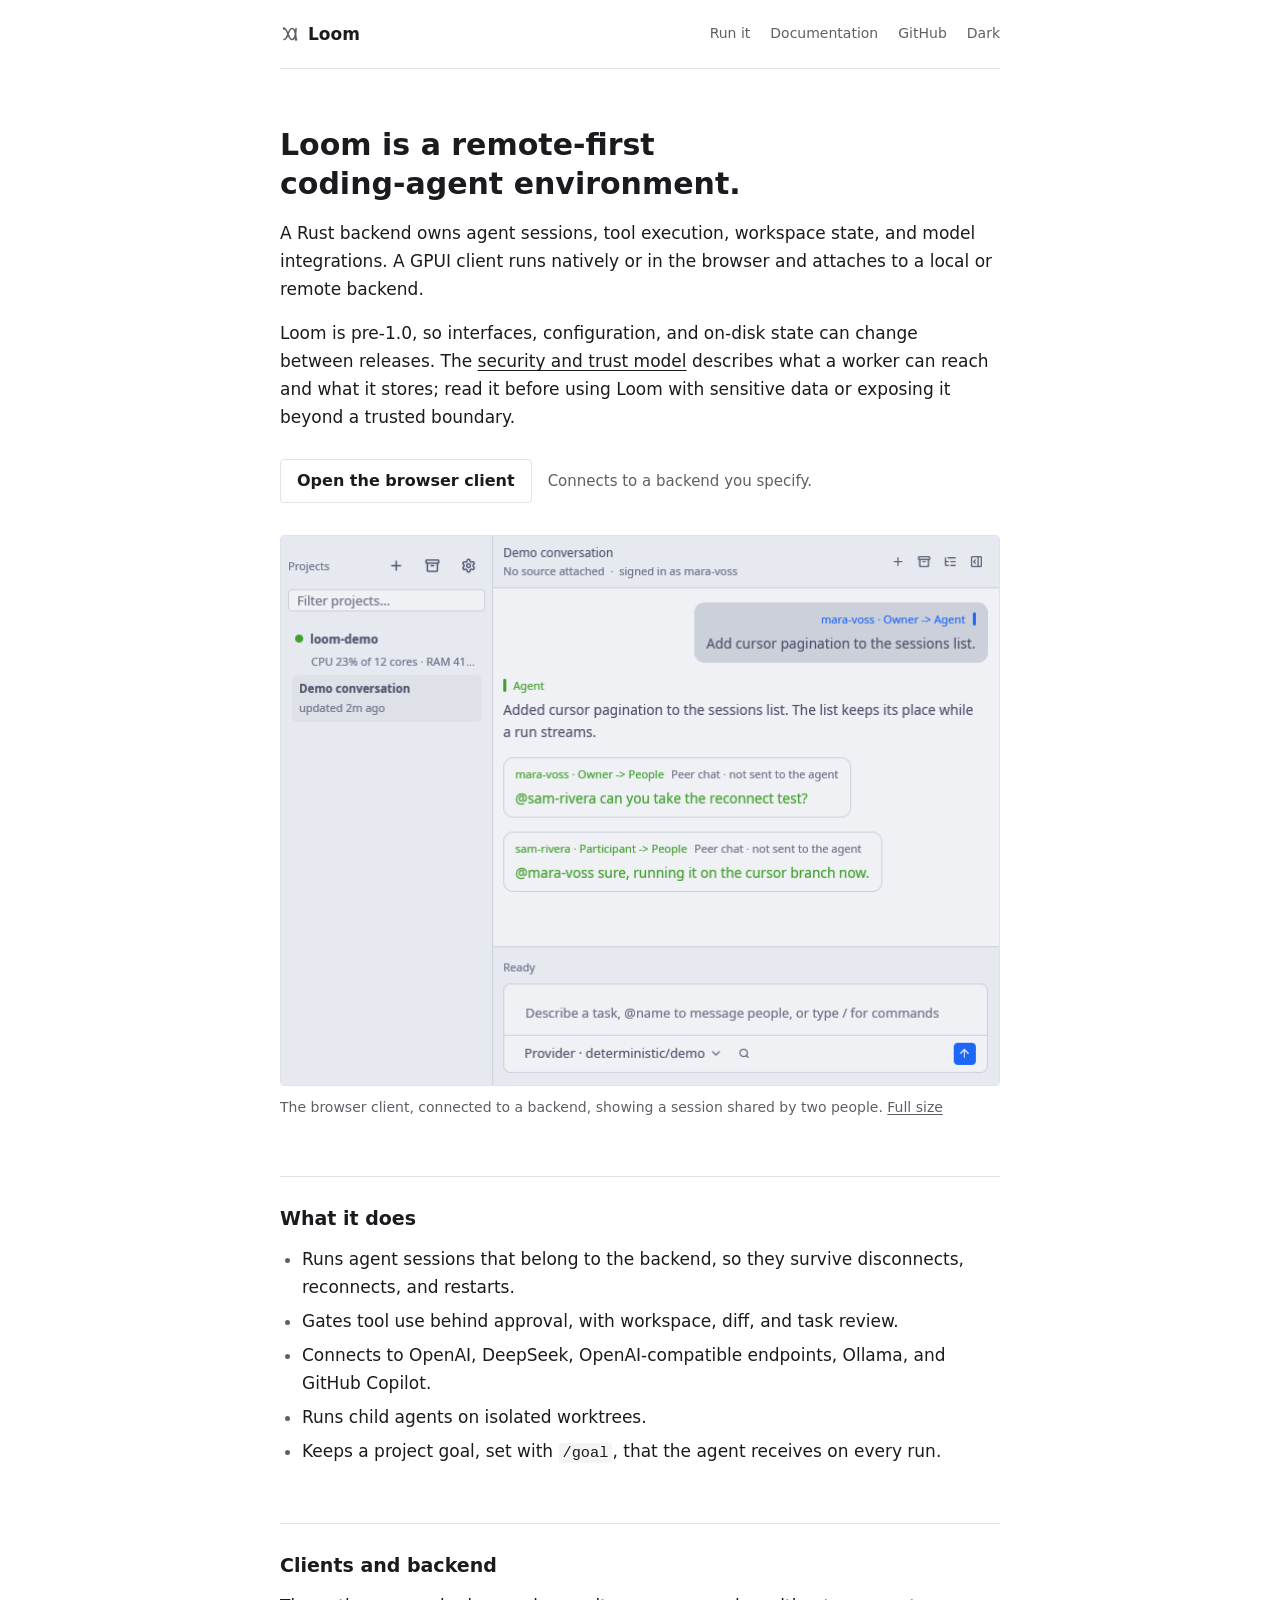
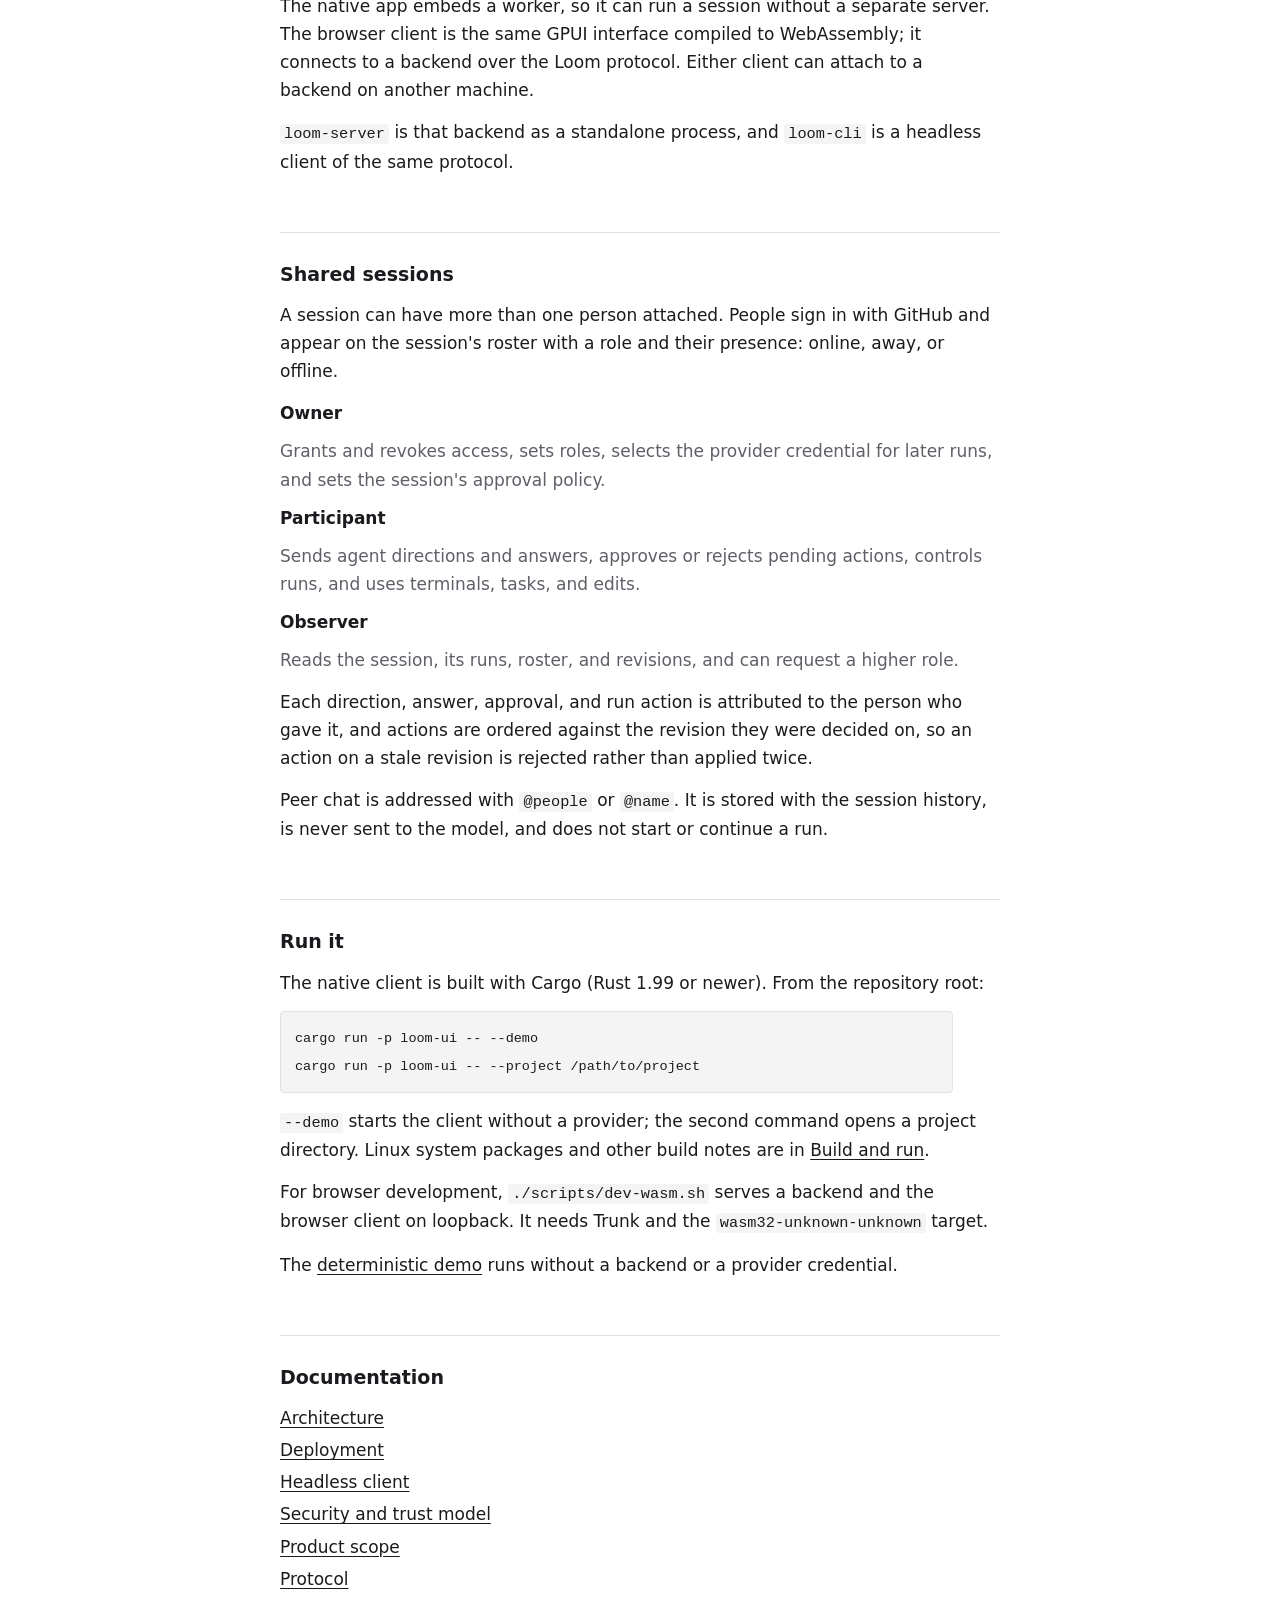
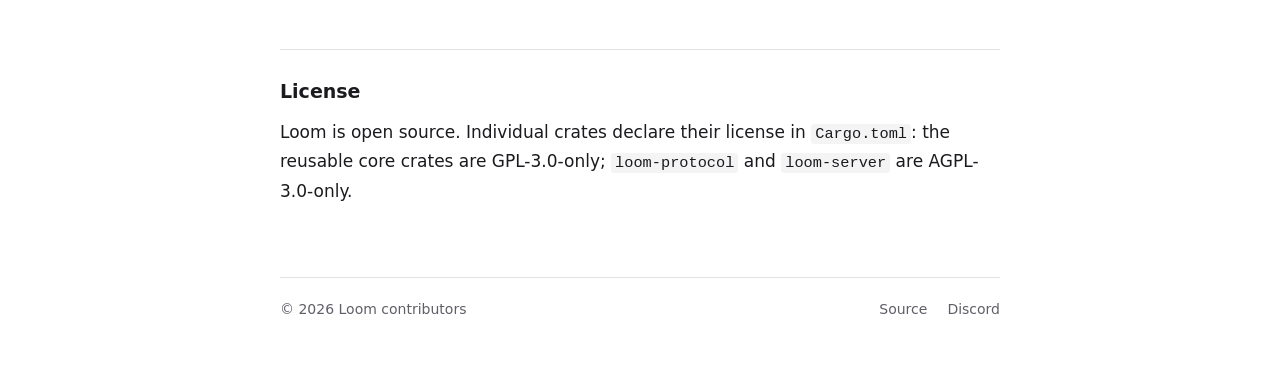
<file: index.html>
<!doctype html>
<html lang="en">
<head>
  <meta charset="utf-8">
  <meta name="viewport" content="width=device-width, initial-scale=1">
  <meta name="description" content="Loom is a remote-first coding-agent environment. A Rust backend owns sessions, tools, and workspace state; a GPUI client runs natively or in the browser.">
  <meta name="theme-color" content="#17171a">
  <title>Loom — a remote-first coding-agent environment</title>
  <link rel="icon" href="assets/loom.svg" type="image/svg+xml">
  <script>
    // Apply the saved appearance before the first paint. Storage may be unavailable.
    try {
      const theme = localStorage.getItem('loom-theme-v2');
      if (theme === 'light' || theme === 'dark') document.documentElement.dataset.theme = theme;
    } catch {}
  </script>
  <link rel="stylesheet" href="styles.css">
  <script src="site.js" defer></script>
</head>
<body id="top">
  <a class="skip-link" href="#main">Skip to content</a>

  <header class="wrap site-header">
    <a class="site-title" href="#top">
      <svg class="logo" viewBox="0 0 40 40" fill="none" aria-hidden="true"><path d="M8 9c8 0 8 22 16 22s8-22 8-22M8 31c8 0 8-22 16-22s8 22 8 22" stroke="currentColor" stroke-width="3.2" stroke-linecap="round"/><circle cx="8" cy="9" r="2.5" fill="currentColor"/><circle cx="32" cy="31" r="2.5" fill="currentColor"/></svg>
      Loom
    </a>
    <nav class="site-nav" aria-label="Site">
      <a href="#run">Run it</a>
      <a href="#documentation">Documentation</a>
      <a href="https://github.com/bearmuckle/loom">GitHub</a>
      <button class="theme-button" type="button" title="Switch color theme" hidden>Light</button>
    </nav>
  </header>

  <main class="wrap" id="main">
    <h1>Loom is a remote-first coding-agent environment.</h1>
    <p>A Rust backend owns agent sessions, tool execution, workspace state, and model integrations. A GPUI client runs natively or in the browser and attaches to a local or remote backend.</p>
    <p>Loom is pre-1.0, so interfaces, configuration, and on-disk state can change between releases. The <a href="https://github.com/bearmuckle/loom/blob/main/docs/security.md">security and trust model</a> describes what a worker can reach and what it stores; read it before using Loom with sensitive data or exposing it beyond a trusted boundary.</p>

    <div class="open-client">
      <a class="button" href="client/">Open the browser client</a>
      <span>Connects to a backend you specify.</span>
    </div>

    <figure>
      <picture>
        <source class="shot-light" media="(prefers-color-scheme: light)" srcset="assets/loom-ui-light.png">
        <img class="shot" src="assets/loom-ui-dark.png" width="714" height="546" alt="The Loom browser client showing a shared session: a direction one person gave the agent, the agent's reply, and a peer chat exchange between two people, with the message composer below.">
      </picture>
      <figcaption>The browser client, connected to a backend, showing a session shared by two people. <a class="full-size" href="assets/loom-ui-dark.png">Full size</a></figcaption>
    </figure>

    <section id="what" aria-labelledby="what-title">
      <h2 id="what-title">What it does</h2>
      <ul>
        <li>Runs agent sessions that belong to the backend, so they survive disconnects, reconnects, and restarts.</li>
        <li>Gates tool use behind approval, with workspace, diff, and task review.</li>
        <li>Connects to OpenAI, DeepSeek, OpenAI-compatible endpoints, Ollama, and GitHub Copilot.</li>
        <li>Runs child agents on isolated worktrees.</li>
        <li>Keeps a project goal, set with <code>/goal</code>, that the agent receives on every run.</li>
      </ul>
    </section>

    <section id="clients" aria-labelledby="clients-title">
      <h2 id="clients-title">Clients and backend</h2>
      <p>The native app embeds a worker, so it can run a session without a separate server. The browser client is the same GPUI interface compiled to WebAssembly; it connects to a backend over the Loom protocol. Either client can attach to a backend on another machine.</p>
      <p><code>loom-server</code> is that backend as a standalone process, and <code>loom-cli</code> is a headless client of the same protocol.</p>
    </section>

    <section id="shared" aria-labelledby="shared-title">
      <h2 id="shared-title">Shared sessions</h2>
      <p>A session can have more than one person attached. People sign in with GitHub and appear on the session's roster with a role and their presence: online, away, or offline.</p>
      <dl>
        <dt>Owner</dt>
        <dd>Grants and revokes access, sets roles, selects the provider credential for later runs, and sets the session's approval policy.</dd>
        <dt>Participant</dt>
        <dd>Sends agent directions and answers, approves or rejects pending actions, controls runs, and uses terminals, tasks, and edits.</dd>
        <dt>Observer</dt>
        <dd>Reads the session, its runs, roster, and revisions, and can request a higher role.</dd>
      </dl>
      <p>Each direction, answer, approval, and run action is attributed to the person who gave it, and actions are ordered against the revision they were decided on, so an action on a stale revision is rejected rather than applied twice.</p>
      <p>Peer chat is addressed with <code>@people</code> or <code>@name</code>. It is stored with the session history, is never sent to the model, and does not start or continue a run.</p>
    </section>

    <section id="run" aria-labelledby="run-title">
      <h2 id="run-title">Run it</h2>
      <p>The native client is built with Cargo (Rust 1.99 or newer). From the repository root:</p>
      <pre><code>cargo run -p loom-ui -- --demo
cargo run -p loom-ui -- --project /path/to/project</code></pre>
      <p><code>--demo</code> starts the client without a provider; the second command opens a project directory. Linux system packages and other build notes are in <a href="https://github.com/bearmuckle/loom#build-and-run">Build and run</a>.</p>
      <p>For browser development, <code>./scripts/dev-wasm.sh</code> serves a backend and the browser client on loopback. It needs Trunk and the <code>wasm32-unknown-unknown</code> target.</p>
      <p>The <a href="https://bearmuckle.github.io/loom/?demo=true">deterministic demo</a> runs without a backend or a provider credential.</p>
    </section>

    <section id="documentation" aria-labelledby="documentation-title">
      <h2 id="documentation-title">Documentation</h2>
      <ul class="doc-list">
        <li><a href="https://github.com/bearmuckle/loom/blob/main/docs/architecture.md">Architecture</a></li>
        <li><a href="https://github.com/bearmuckle/loom/blob/main/docs/deployment.md">Deployment</a></li>
        <li><a href="https://github.com/bearmuckle/loom/blob/main/docs/headless-client.md">Headless client</a></li>
        <li><a href="https://github.com/bearmuckle/loom/blob/main/docs/security.md">Security and trust model</a></li>
        <li><a href="https://github.com/bearmuckle/loom/blob/main/docs/product.md">Product scope</a></li>
        <li><a href="https://github.com/bearmuckle/loom/blob/main/docs/protocol.md">Protocol</a></li>
      </ul>
    </section>

    <section id="license" aria-labelledby="license-title">
      <h2 id="license-title">License</h2>
      <p>Loom is open source. Individual crates declare their license in <code>Cargo.toml</code>: the reusable core crates are GPL-3.0-only; <code>loom-protocol</code> and <code>loom-server</code> are AGPL-3.0-only.</p>
    </section>
  </main>

  <footer class="wrap site-footer">
    <p>© 2026 Loom contributors</p>
    <nav aria-label="Elsewhere">
      <a href="https://github.com/bearmuckle/loom">Source</a>
      <a href="https://discord.gg/8dtwsTF4r">Discord</a>
    </nav>
  </footer>
</body>
</html>
</file>
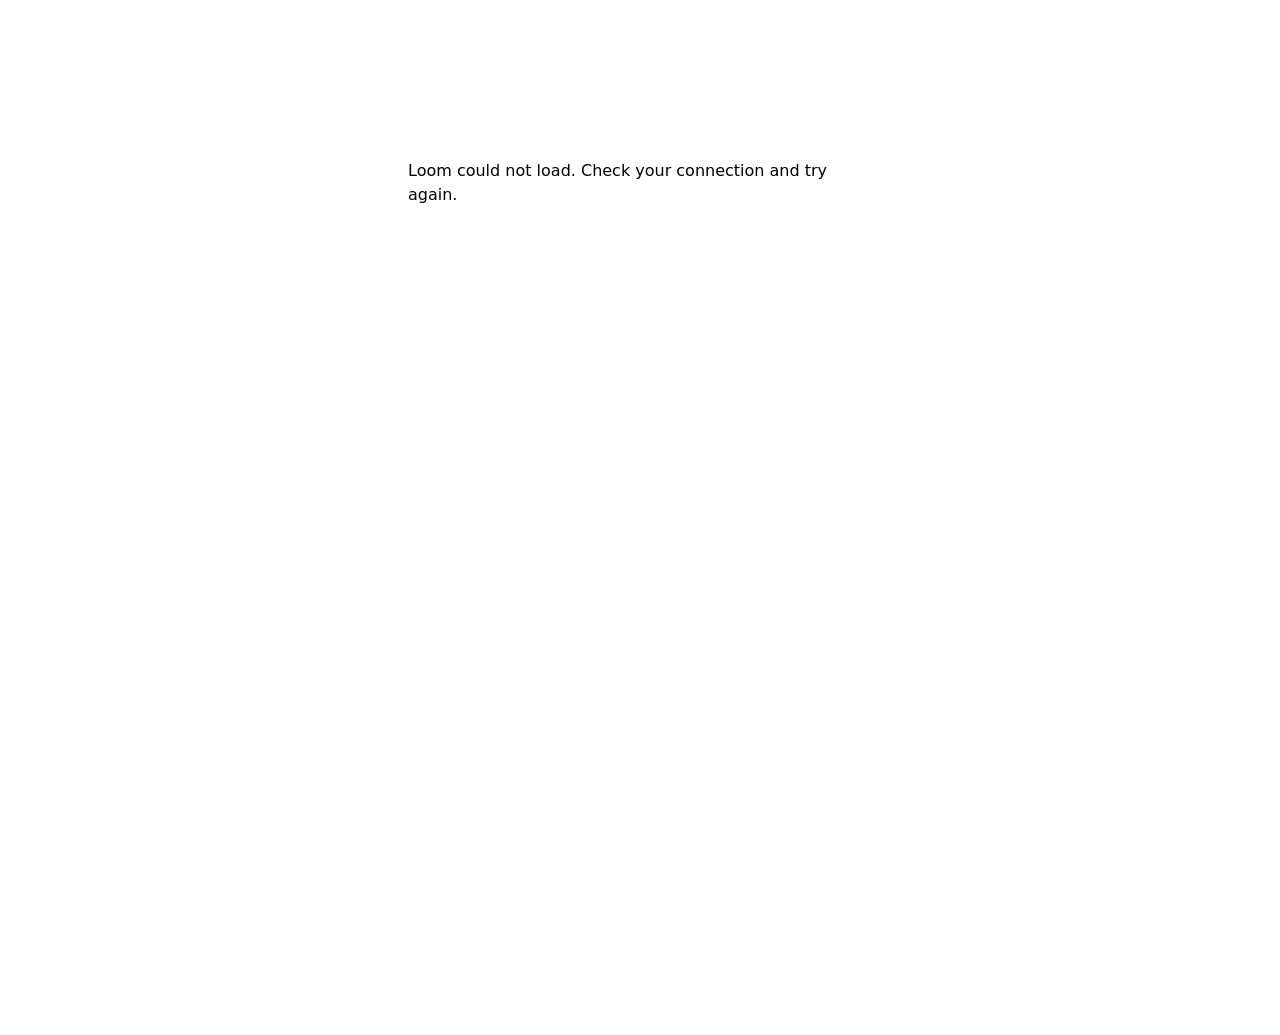
<file: client/index.html>
<!doctype html>
<html lang="en">
<head>
  <meta charset="utf-8">
  <meta name="viewport" content="width=device-width, initial-scale=1">
  <meta name="theme-color" content="#1e1e2e">
  <meta name="apple-mobile-web-app-capable" content="yes">
  <meta name="apple-mobile-web-app-status-bar-style" content="black-translucent">
  <title>Loom</title>
  <link rel="manifest" href="manifest.webmanifest">
  <link rel="icon" href="../assets/loom.svg" type="image/svg+xml">
  <link rel="apple-touch-icon" href="icon-192.png">
  <style>
    html, body { margin: 0; height: 100%; color-scheme: light dark; background: Canvas; }
    .load-error { box-sizing: border-box; max-width: 32rem; margin: 15vh auto; padding: 1.5rem; font: 1rem/1.5 system-ui, sans-serif; }
  </style>
</head>
<body>
  <script type="module">
    if ("serviceWorker" in navigator) {
      navigator.serviceWorker.register("service-worker.js").catch(console.error);
    }

    try {
      const entry = new URL("https://bearmuckle.github.io/loom/loom-client.js");
      entry.searchParams.set("v", crypto.randomUUID());
      await import(entry.href);
    } catch (error) {
      console.error("Could not load Loom", error);
      const message = document.createElement("p");
      message.className = "load-error";
      message.textContent = "Loom could not load. Check your connection and try again.";
      document.body.append(message);
    }
  </script>
</body>
</html>
</file>
<file: styles.css>
/* A plain document: one column, neutral colors, no decorative elements. */
:root {
  color-scheme: dark;
  --bg: #17171a;
  --text: #e4e4e7;
  --muted: #a1a1aa;
  --line: #2b2b31;
  --code: #1f1f24;
  --focus: #8e8e9a;
  --selection: #33333c;
  --sans: system-ui, -apple-system, "Segoe UI", Roboto, "Helvetica Neue", Arial, sans-serif;
  --mono: ui-monospace, SFMono-Regular, Menlo, Consolas, "Liberation Mono", monospace;
}
:root[data-theme="light"] {
  color-scheme: light;
  --bg: #ffffff;
  --text: #1b1b1f;
  --muted: #5f5f68;
  --line: #e2e2e6;
  --code: #f4f4f5;
  --focus: #52525e;
  --selection: #e3e3e9;
}
@media (prefers-color-scheme: light) {
  :root:not([data-theme]) {
    color-scheme: light;
    --bg: #ffffff;
    --text: #1b1b1f;
    --muted: #5f5f68;
    --line: #e2e2e6;
    --code: #f4f4f5;
    --focus: #52525e;
    --selection: #e3e3e9;
  }
}

* { box-sizing: border-box; }
body {
  margin: 0;
  background: var(--bg);
  color: var(--text);
  font: 17px/1.65 var(--sans);
  -webkit-font-smoothing: antialiased;
}
a { color: inherit; text-decoration: underline; text-decoration-thickness: 1px; text-underline-offset: 0.15em; }
a:hover { text-decoration-thickness: 2px; }
button { font: inherit; cursor: pointer; }
button[hidden] { display: none; }
:focus-visible { outline: 2px solid var(--focus); outline-offset: 2px; }
::selection { background: var(--selection); }

.wrap { width: min(720px, calc(100% - 48px)); margin-inline: auto; }
.skip-link {
  position: absolute;
  top: 8px;
  left: 8px;
  z-index: 10;
  padding: 8px 12px;
  background: var(--bg);
  border: 1px solid var(--line);
  transform: translateY(-200%);
}
.skip-link:focus { transform: none; }

/* Header */
.site-header {
  display: flex;
  flex-wrap: wrap;
  align-items: center;
  justify-content: space-between;
  gap: 12px 24px;
  padding: 20px 0;
  border-bottom: 1px solid var(--line);
}
.site-title {
  display: inline-flex;
  align-items: center;
  gap: 8px;
  font-size: 17px;
  font-weight: 600;
  text-decoration: none;
}
.site-title .logo { width: 20px; height: 20px; color: var(--muted); }
.site-nav { display: flex; flex-wrap: wrap; align-items: center; gap: 6px 20px; font-size: 14px; }
.site-nav a { color: var(--muted); text-decoration: none; }
.site-nav a:hover { color: var(--text); text-decoration: underline; }
.theme-button {
  padding: 0;
  border: 0;
  background: none;
  color: var(--muted);
  font-size: 14px;
}
.theme-button:hover { color: var(--text); text-decoration: underline; }

/* Document flow */
main { padding: 56px 0 72px; }
h1 {
  margin: 0;
  font-size: clamp(25px, 3.4vw, 30px);
  line-height: 1.3;
  font-weight: 600;
  text-wrap: balance;
}
h2 { margin: 0; font-size: 19px; line-height: 1.4; font-weight: 600; }
p, ul, dl, pre, figure { margin: 16px 0 0; }
main > figure { margin-top: 32px; }
p, ul, dl, pre { max-width: 66ch; }
p { color: var(--text); }
section { margin-top: 56px; padding-top: 28px; border-top: 1px solid var(--line); }
section[id] { scroll-margin-top: 24px; }
section > * + * { margin-top: 14px; }

.open-client {
  display: flex;
  flex-wrap: wrap;
  align-items: center;
  gap: 10px 16px;
  margin-top: 28px;
}
.open-client .button {
  display: inline-flex;
  align-items: center;
  min-height: 44px;
  padding: 0 16px;
  border: 1px solid var(--line);
  border-radius: 4px;
  font-size: 16px;
  font-weight: 600;
  text-decoration: none;
}
.open-client .button:hover { background: var(--code); }
.open-client span { color: var(--muted); font-size: 15px; }

ul { padding-left: 22px; }
li + li { margin-top: 6px; }
li::marker { color: var(--muted); }
.doc-list { list-style: none; padding: 0; }
.doc-list li + li { margin-top: 4px; }

dl { display: grid; gap: 10px; }
dt { font-weight: 600; }
dd { margin: 0; color: var(--muted); }

code {
  padding: 1px 4px;
  border-radius: 3px;
  background: var(--code);
  font-family: var(--mono);
  font-size: 0.9em;
}
pre {
  padding: 12px 14px;
  border: 1px solid var(--line);
  border-radius: 4px;
  background: var(--code);
  overflow-x: auto;
}
pre code { padding: 0; background: none; font-size: 13.5px; line-height: 1.7; white-space: pre-wrap; overflow-wrap: anywhere; }

figure { margin: 0; }
figure img {
  display: block;
  width: 100%;
  height: auto;
  border: 1px solid var(--line);
  border-radius: 4px;
}
figcaption { margin-top: 10px; color: var(--muted); font-size: 14px; }

/* Footer */
.site-footer {
  display: flex;
  flex-wrap: wrap;
  align-items: center;
  justify-content: space-between;
  gap: 8px 24px;
  padding: 20px 0 48px;
  border-top: 1px solid var(--line);
  color: var(--muted);
  font-size: 14px;
}
.site-footer p { margin: 0; color: inherit; }
.site-footer nav { display: flex; gap: 20px; }
.site-footer a { color: var(--muted); text-decoration: none; }
.site-footer a:hover { color: var(--text); text-decoration: underline; }

@media (max-width: 560px) {
  .wrap { width: calc(100% - 40px); }
  main { padding-top: 40px; }
  section { margin-top: 44px; }
  h1 { font-size: 25px; }
}
</file>
